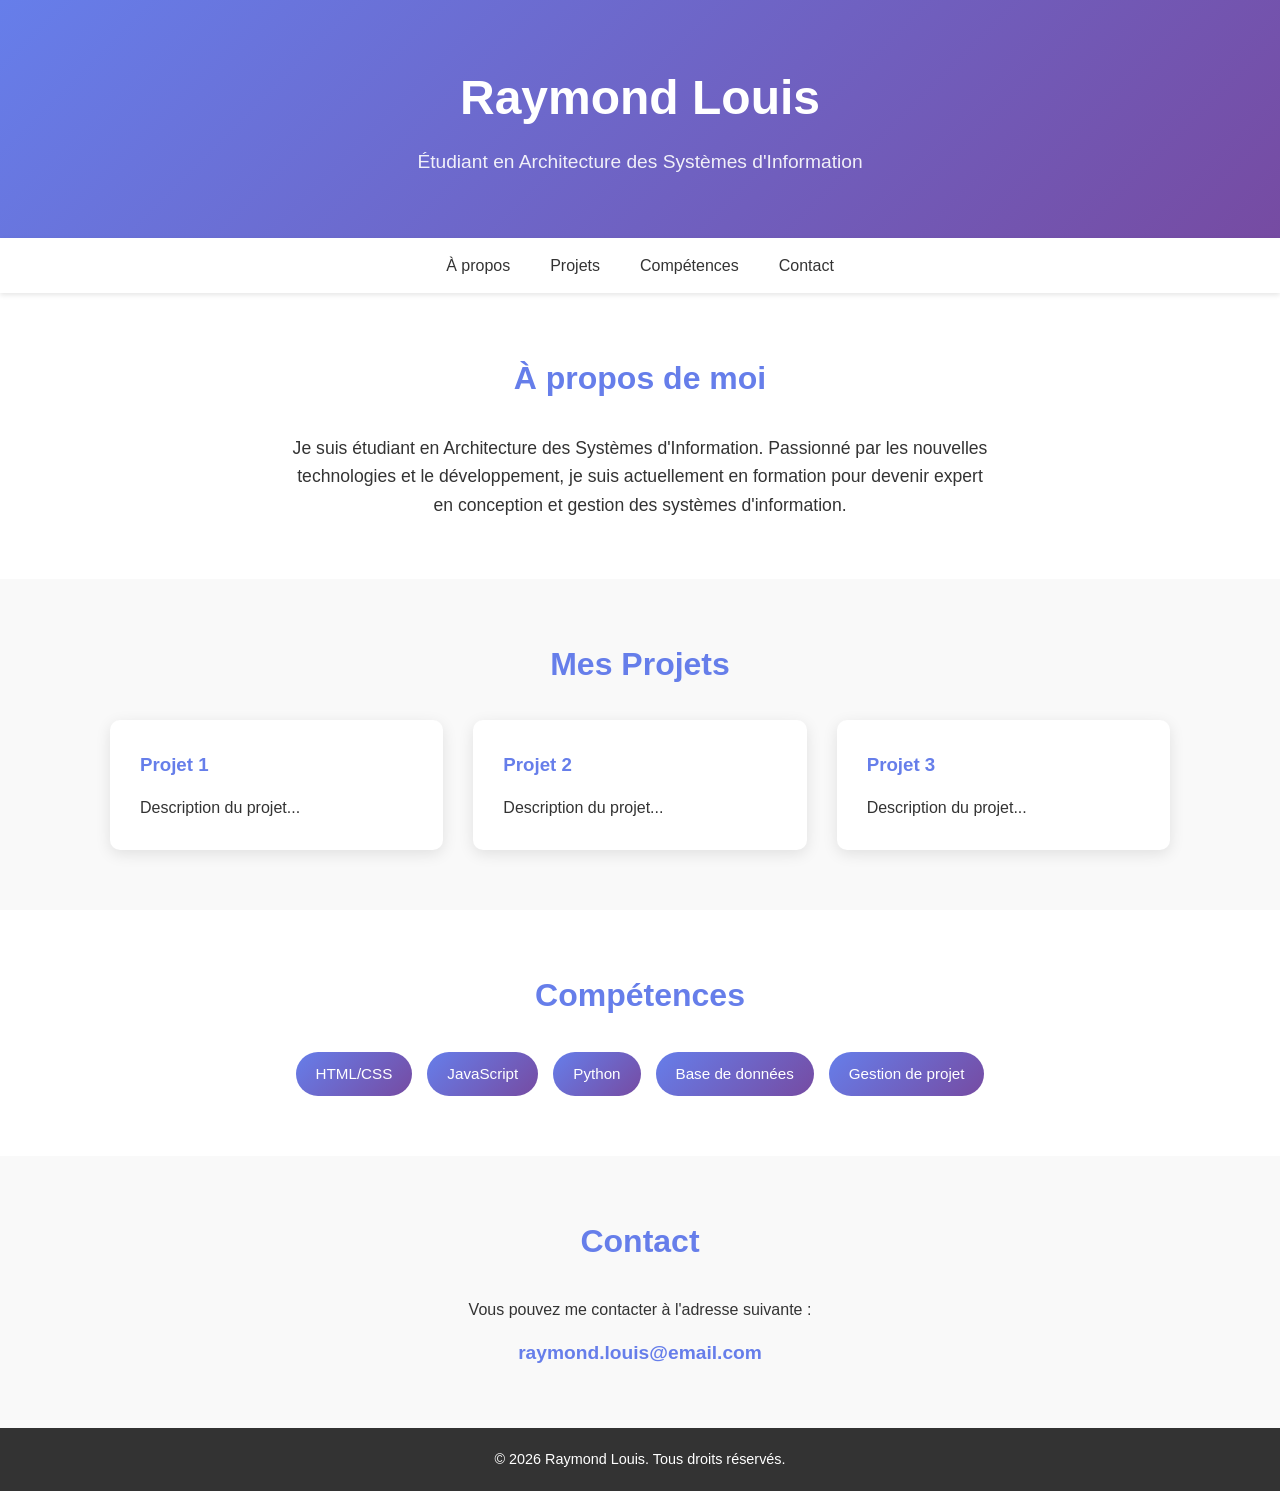
<file: index.html>
<!DOCTYPE html>
<html lang="fr">
<head>
    <meta charset="UTF-8">
    <meta name="viewport" content="width=device-width, initial-scale=1.0">
    <title>Portfolio - Raymond Louis</title>
    <link rel="stylesheet" href="style.css">
</head>
<body>
    <header>
        <div class="container">
            <h1>Raymond Louis</h1>
            <p class="subtitle">Étudiant en Architecture des Systèmes d'Information</p>
        </div>
    </header>

    <nav>
        <div class="container">
            <ul>
                <li><a href="#about">À propos</a></li>
                <li><a href="#projects">Projets</a></li>
                <li><a href="#skills">Compétences</a></li>
                <li><a href="#contact">Contact</a></li>
            </ul>
        </div>
    </nav>

    <main>
        <section id="about" class="section">
            <div class="container">
                <h2>À propos de moi</h2>
                <p>Je suis étudiant en Architecture des Systèmes d'Information. Passionné par les nouvelles technologies et le développement, je suis actuellement en formation pour devenir expert en conception et gestion des systèmes d'information.</p>
            </div>
        </section>

        <section id="projects" class="section">
            <div class="container">
                <h2>Mes Projets</h2>
                <div class="projects-grid">
                    <div class="project-card">
                        <h3>Projet 1</h3>
                        <p>Description du projet...</p>
                    </div>
                    <div class="project-card">
                        <h3>Projet 2</h3>
                        <p>Description du projet...</p>
                    </div>
                    <div class="project-card">
                        <h3>Projet 3</h3>
                        <p>Description du projet...</p>
                    </div>
                </div>
            </div>
        </section>

        <section id="skills" class="section">
            <div class="container">
                <h2>Compétences</h2>
                <div class="skills-list">
                    <span class="skill-tag">HTML/CSS</span>
                    <span class="skill-tag">JavaScript</span>
                    <span class="skill-tag">Python</span>
                    <span class="skill-tag">Base de données</span>
                    <span class="skill-tag">Gestion de projet</span>
                </div>
            </div>
        </section>

        <section id="contact" class="section">
            <div class="container">
                <h2>Contact</h2>
                <p>Vous pouvez me contacter à l'adresse suivante :</p>
                <p class="contact-email">raymond.louis@email.com</p>
            </div>
        </section>
    </main>

    <footer>
        <div class="container">
            <p>&copy; 2026 Raymond Louis. Tous droits réservés.</p>
        </div>
    </footer>
</body>
</html>
</file>
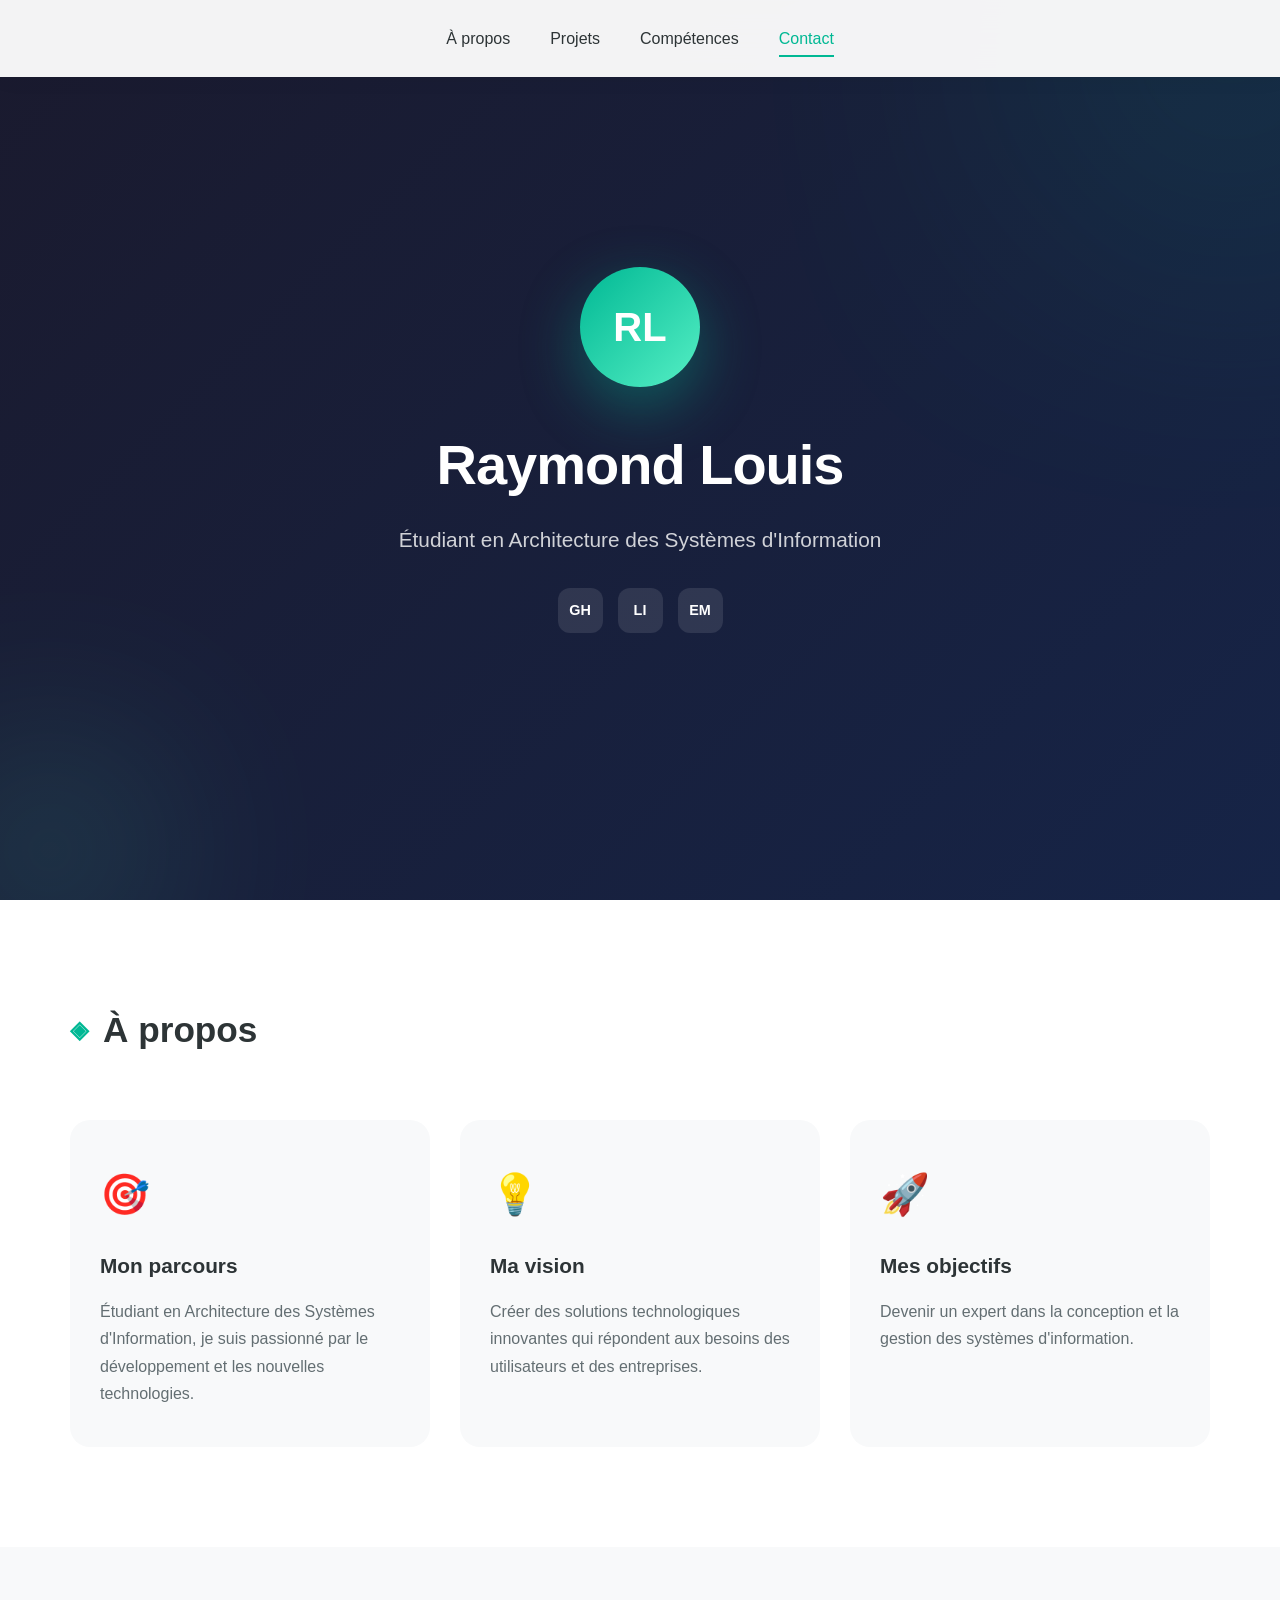
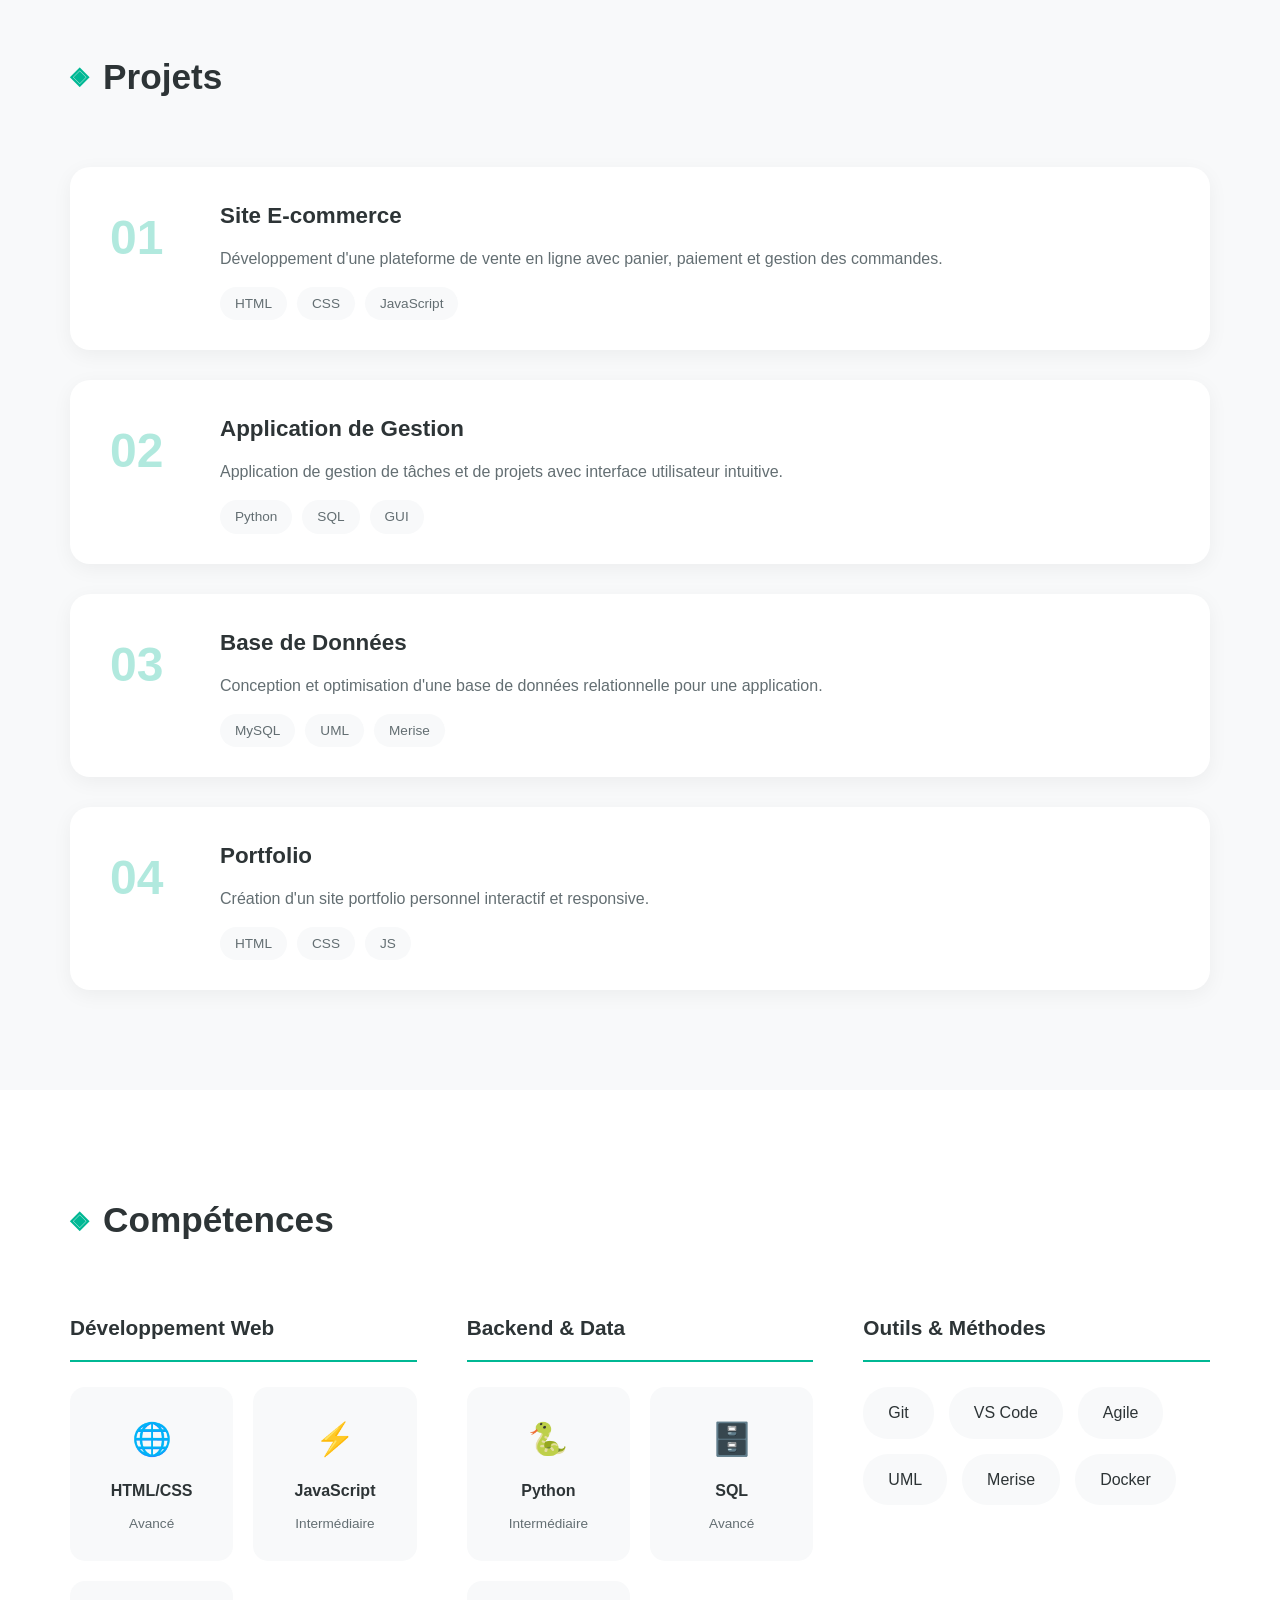
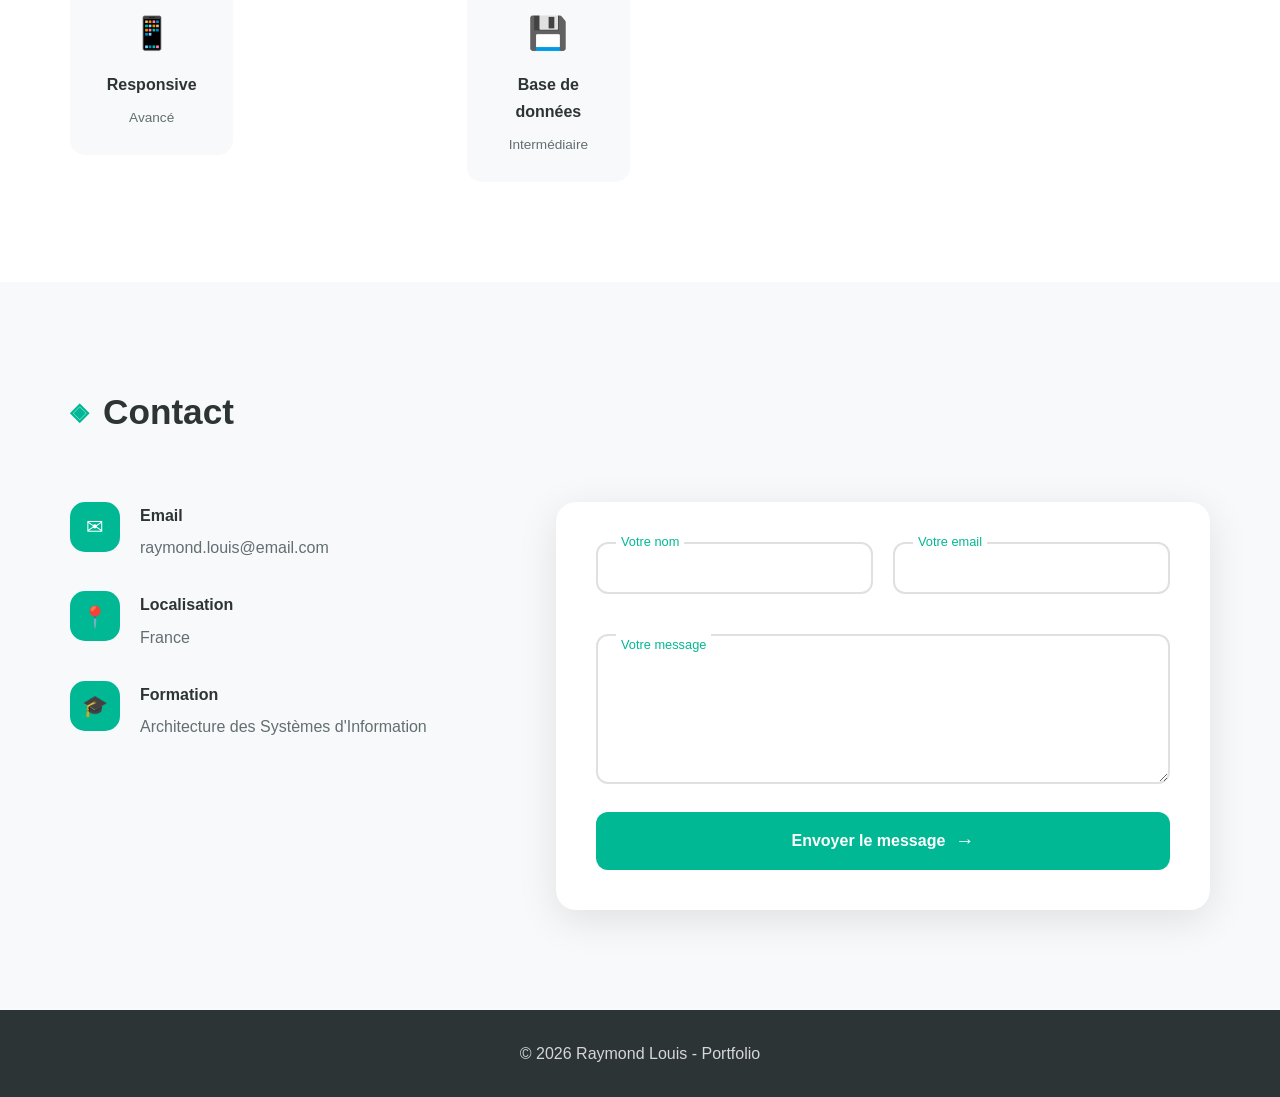
<file: deuxième prompt/portfolio.html>
<!DOCTYPE html>
<html lang="fr">
<head>
    <meta charset="UTF-8">
    <meta name="viewport" content="width=device-width, initial-scale=1.0">
    <title>Portfolio - Raymond Louis</title>
    <link rel="stylesheet" href="portfolio.css">
</head>
<body>
    <!-- Header -->
    <header class="header">
        <div class="header-content">
            <div class="profile-image">
                <div class="profile-initial">RL</div>
            </div>
            <h1 class="header-name">Raymond Louis</h1>
            <p class="header-title">Étudiant en Architecture des Systèmes d'Information</p>
            <div class="header-social">
                <a href="#" class="social-icon">GH</a>
                <a href="#" class="social-icon">LI</a>
                <a href="#" class="social-icon">EM</a>
            </div>
        </div>
    </header>

    <!-- Navigation -->
    <nav class="nav">
        <div class="nav-container">
            <a href="#about" class="nav-link active">À propos</a>
            <a href="#projects" class="nav-link">Projets</a>
            <a href="#skills" class="nav-link">Compétences</a>
            <a href="#contact" class="nav-link">Contact</a>
        </div>
    </nav>

    <!-- Main Content -->
    <main>
        <!-- About Section -->
        <section id="about" class="section">
            <div class="container">
                <h2 class="section-title">
                    <span class="title-icon">◈</span>
                    À propos
                </h2>
                <div class="about-grid">
                    <div class="about-card">
                        <div class="card-icon">🎯</div>
                        <h3>Mon parcours</h3>
                        <p>Étudiant en Architecture des Systèmes d'Information, je suis passionné par le développement et les nouvelles technologies.</p>
                    </div>
                    <div class="about-card">
                        <div class="card-icon">💡</div>
                        <h3>Ma vision</h3>
                        <p>Créer des solutions technologiques innovantes qui répondent aux besoins des utilisateurs et des entreprises.</p>
                    </div>
                    <div class="about-card">
                        <div class="card-icon">🚀</div>
                        <h3>Mes objectifs</h3>
                        <p>Devenir un expert dans la conception et la gestion des systèmes d'information.</p>
                    </div>
                </div>
            </div>
        </section>

        <!-- Projects Section -->
        <section id="projects" class="section">
            <div class="container">
                <h2 class="section-title">
                    <span class="title-icon">◈</span>
                    Projets
                </h2>
                <div class="projects-container">
                    <div class="project-item">
                        <div class="project-number">01</div>
                        <div class="project-content">
                            <h3>Site E-commerce</h3>
                            <p>Développement d'une plateforme de vente en ligne avec panier, paiement et gestion des commandes.</p>
                            <div class="project-tech">
                                <span>HTML</span>
                                <span>CSS</span>
                                <span>JavaScript</span>
                            </div>
                        </div>
                    </div>
                    <div class="project-item">
                        <div class="project-number">02</div>
                        <div class="project-content">
                            <h3>Application de Gestion</h3>
                            <p>Application de gestion de tâches et de projets avec interface utilisateur intuitive.</p>
                            <div class="project-tech">
                                <span>Python</span>
                                <span>SQL</span>
                                <span>GUI</span>
                            </div>
                        </div>
                    </div>
                    <div class="project-item">
                        <div class="project-number">03</div>
                        <div class="project-content">
                            <h3>Base de Données</h3>
                            <p>Conception et optimisation d'une base de données relationnelle pour une application.</p>
                            <div class="project-tech">
                                <span>MySQL</span>
                                <span>UML</span>
                                <span>Merise</span>
                            </div>
                        </div>
                    </div>
                    <div class="project-item">
                        <div class="project-number">04</div>
                        <div class="project-content">
                            <h3>Portfolio</h3>
                            <p>Création d'un site portfolio personnel interactif et responsive.</p>
                            <div class="project-tech">
                                <span>HTML</span>
                                <span>CSS</span>
                                <span>JS</span>
                            </div>
                        </div>
                    </div>
                </div>
            </div>
        </section>

        <!-- Skills Section -->
        <section id="skills" class="section">
            <div class="container">
                <h2 class="section-title">
                    <span class="title-icon">◈</span>
                    Compétences
                </h2>
                <div class="skills-wrapper">
                    <div class="skills-category">
                        <h3>Développement Web</h3>
                        <div class="skills-grid">
                            <div class="skill-box">
                                <span class="skill-icon">🌐</span>
                                <span class="skill-name">HTML/CSS</span>
                                <span class="skill-level">Avancé</span>
                            </div>
                            <div class="skill-box">
                                <span class="skill-icon">⚡</span>
                                <span class="skill-name">JavaScript</span>
                                <span class="skill-level">Intermédiaire</span>
                            </div>
                            <div class="skill-box">
                                <span class="skill-icon">📱</span>
                                <span class="skill-name">Responsive</span>
                                <span class="skill-level">Avancé</span>
                            </div>
                        </div>
                    </div>
                    <div class="skills-category">
                        <h3>Backend & Data</h3>
                        <div class="skills-grid">
                            <div class="skill-box">
                                <span class="skill-icon">🐍</span>
                                <span class="skill-name">Python</span>
                                <span class="skill-level">Intermédiaire</span>
                            </div>
                            <div class="skill-box">
                                <span class="skill-icon">🗄️</span>
                                <span class="skill-name">SQL</span>
                                <span class="skill-level">Avancé</span>
                            </div>
                            <div class="skill-box">
                                <span class="skill-icon">💾</span>
                                <span class="skill-name">Base de données</span>
                                <span class="skill-level">Intermédiaire</span>
                            </div>
                        </div>
                    </div>
                    <div class="skills-category">
                        <h3>Outils & Méthodes</h3>
                        <div class="tools-list">
                            <span class="tool-item">Git</span>
                            <span class="tool-item">VS Code</span>
                            <span class="tool-item">Agile</span>
                            <span class="tool-item">UML</span>
                            <span class="tool-item">Merise</span>
                            <span class="tool-item">Docker</span>
                        </div>
                    </div>
                </div>
            </div>
        </section>

        <!-- Contact Section -->
        <section id="contact" class="section">
            <div class="container">
                <h2 class="section-title">
                    <span class="title-icon">◈</span>
                    Contact
                </h2>
                <div class="contact-wrapper">
                    <div class="contact-info">
                        <div class="contact-item">
                            <span class="contact-icon">✉</span>
                            <div>
                                <h4>Email</h4>
                                <p>raymond.louis@email.com</p>
                            </div>
                        </div>
                        <div class="contact-item">
                            <span class="contact-icon">📍</span>
                            <div>
                                <h4>Localisation</h4>
                                <p>France</p>
                            </div>
                        </div>
                        <div class="contact-item">
                            <span class="contact-icon">🎓</span>
                            <div>
                                <h4>Formation</h4>
                                <p>Architecture des Systèmes d'Information</p>
                            </div>
                        </div>
                    </div>
                    <form class="contact-form" id="contactForm">
                        <div class="form-row">
                            <div class="form-field">
                                <input type="text" id="name" required>
                                <label for="name">Votre nom</label>
                            </div>
                            <div class="form-field">
                                <input type="email" id="email" required>
                                <label for="email">Votre email</label>
                            </div>
                        </div>
                        <div class="form-field">
                            <textarea id="message" required></textarea>
                            <label for="message">Votre message</label>
                        </div>
                        <button type="submit" class="submit-btn">
                            <span>Envoyer le message</span>
                            <span class="btn-arrow">→</span>
                        </button>
                    </form>
                </div>
            </div>
        </section>
    </main>

    <!-- Footer -->
    <footer class="footer">
        <div class="container">
            <p>© 2026 Raymond Louis - Portfolio</p>
        </div>
    </footer>

    <script src="portfolio.js"></script>
</body>
</html>
</file>
<file: style.css>
/* Reset et base */
* {
    margin: 0;
    padding: 0;
    box-sizing: border-box;
}

body {
    font-family: 'Segoe UI', Tahoma, Geneva, Verdana, sans-serif;
    line-height: 1.6;
    color: #333;
    background-color: #f5f5f5;
}

.container {
    max-width: 1100px;
    margin: 0 auto;
    padding: 0 20px;
}

/* Header */
header {
    background: linear-gradient(135deg, #667eea 0%, #764ba2 100%);
    color: white;
    padding: 60px 0;
    text-align: center;
}

header h1 {
    font-size: 3rem;
    margin-bottom: 10px;
}

header .subtitle {
    font-size: 1.2rem;
    opacity: 0.9;
}

/* Navigation */
nav {
    background: #fff;
    box-shadow: 0 2px 5px rgba(0,0,0,0.1);
    position: sticky;
    top: 0;
    z-index: 100;
}

nav ul {
    list-style: none;
    display: flex;
    justify-content: center;
    padding: 15px 0;
}

nav ul li {
    margin: 0 20px;
}

nav ul li a {
    text-decoration: none;
    color: #333;
    font-weight: 500;
    transition: color 0.3s;
}

nav ul li a:hover {
    color: #667eea;
}

/* Sections */
.section {
    padding: 60px 0;
}

.section h2 {
    font-size: 2rem;
    margin-bottom: 30px;
    color: #667eea;
    text-align: center;
}

/* À propos */
#about {
    background: white;
}

#about p {
    text-align: center;
    max-width: 700px;
    margin: 0 auto;
    font-size: 1.1rem;
}

/* Projets */
#projects {
    background: #f9f9f9;
}

.projects-grid {
    display: grid;
    grid-template-columns: repeat(auto-fit, minmax(280px, 1fr));
    gap: 30px;
    margin-top: 30px;
}

.project-card {
    background: white;
    padding: 30px;
    border-radius: 10px;
    box-shadow: 0 4px 15px rgba(0,0,0,0.1);
    transition: transform 0.3s;
}

.project-card:hover {
    transform: translateY(-5px);
}

.project-card h3 {
    color: #667eea;
    margin-bottom: 15px;
}

/* Compétences */
#skills {
    background: white;
}

.skills-list {
    display: flex;
    flex-wrap: wrap;
    justify-content: center;
    gap: 15px;
}

.skill-tag {
    background: linear-gradient(135deg, #667eea 0%, #764ba2 100%);
    color: white;
    padding: 10px 20px;
    border-radius: 25px;
    font-size: 0.95rem;
}

/* Contact */
#contact {
    background: #f9f9f9;
}

#contact p {
    text-align: center;
}

.contact-email {
    font-size: 1.2rem;
    font-weight: 600;
    color: #667eea;
    margin-top: 15px;
}

/* Footer */
footer {
    background: #333;
    color: white;
    text-align: center;
    padding: 20px 0;
}

footer p {
    font-size: 0.9rem;
}

/* Responsive */
@media (max-width: 768px) {
    header h1 {
        font-size: 2rem;
    }
    
    nav ul {
        flex-direction: column;
        align-items: center;
    }
    
    nav ul li {
        margin: 5px 0;
    }
}
</file>
<file: deuxième prompt/portfolio.css>
/* filepath: portfolio.css */

/* CSS Variables */
:root {
    --primary: #2d3436;
    --accent: #00b894;
    --accent-light: #55efc4;
    --bg-dark: #1a1a2e;
    --bg-light: #f8f9fa;
    --text-dark: #2d3436;
    --text-light: #636e72;
    --white: #ffffff;
    --shadow: 0 10px 40px rgba(0, 0, 0, 0.1);
    --transition: all 0.3s ease;
}

/* Reset */
* {
    margin: 0;
    padding: 0;
    box-sizing: border-box;
}

html {
    scroll-behavior: smooth;
}

body {
    font-family: 'Inter', 'Segoe UI', sans-serif;
    line-height: 1.7;
    color: var(--text-dark);
    background: var(--bg-light);
}

/* Container */
.container {
    max-width: 1200px;
    margin: 0 auto;
    padding: 0 30px;
}

/* Header */
.header {
    min-height: 100vh;
    background: linear-gradient(135deg, var(--bg-dark) 0%, #162447 100%);
    display: flex;
    align-items: center;
    justify-content: center;
    position: relative;
    overflow: hidden;
}

.header::before {
    content: '';
    position: absolute;
    width: 300px;
    height: 300px;
    background: var(--accent);
    border-radius: 50%;
    filter: blur(150px);
    opacity: 0.3;
    top: -100px;
    right: -100px;
}

.header::after {
    content: '';
    position: absolute;
    width: 200px;
    height: 200px;
    background: var(--accent-light);
    border-radius: 50%;
    filter: blur(100px);
    opacity: 0.2;
    bottom: -50px;
    left: -50px;
}

.header-content {
    text-align: center;
    z-index: 1;
    color: var(--white);
}

.profile-image {
    margin-bottom: 30px;
}

.profile-initial {
    width: 120px;
    height: 120px;
    background: linear-gradient(135deg, var(--accent), var(--accent-light));
    border-radius: 50%;
    display: flex;
    align-items: center;
    justify-content: center;
    font-size: 2.5rem;
    font-weight: 700;
    margin: 0 auto;
    box-shadow: 0 20px 60px rgba(0, 184, 148, 0.4);
}

.header-name {
    font-size: 3.5rem;
    font-weight: 700;
    margin-bottom: 10px;
    letter-spacing: -1px;
}

.header-title {
    font-size: 1.3rem;
    opacity: 0.8;
    margin-bottom: 30px;
}

.header-social {
    display: flex;
    gap: 15px;
    justify-content: center;
}

.social-icon {
    width: 45px;
    height: 45px;
    background: rgba(255, 255, 255, 0.1);
    border-radius: 12px;
    display: flex;
    align-items: center;
    justify-content: center;
    color: var(--white);
    text-decoration: none;
    font-size: 0.9rem;
    font-weight: 600;
    transition: var(--transition);
}

.social-icon:hover {
    background: var(--accent);
    transform: translateY(-3px);
}

/* Navigation */
.nav {
    position: fixed;
    top: 0;
    left: 0;
    right: 0;
    background: rgba(255, 255, 255, 0.95);
    backdrop-filter: blur(20px);
    z-index: 100;
    box-shadow: 0 2px 20px rgba(0, 0, 0, 0.05);
}

.nav-container {
    display: flex;
    justify-content: center;
    gap: 40px;
    padding: 20px 0;
}

.nav-link {
    text-decoration: none;
    color: var(--text-dark);
    font-weight: 500;
    position: relative;
    padding: 5px 0;
}

.nav-link::after {
    content: '';
    position: absolute;
    bottom: 0;
    left: 0;
    width: 0;
    height: 2px;
    background: var(--accent);
    transition: width 0.3s ease;
}

.nav-link:hover::after,
.nav-link.active::after {
    width: 100%;
}

.nav-link.active {
    color: var(--accent);
}

/* Sections */
.section {
    padding: 100px 0;
}

.section-title {
    font-size: 2.2rem;
    font-weight: 700;
    margin-bottom: 60px;
    display: flex;
    align-items: center;
    gap: 15px;
}

.title-icon {
    color: var(--accent);
    font-size: 1.5rem;
}

/* About Section */
#about {
    background: var(--white);
}

.about-grid {
    display: grid;
    grid-template-columns: repeat(auto-fit, minmax(280px, 1fr));
    gap: 30px;
}

.about-card {
    background: var(--bg-light);
    padding: 40px 30px;
    border-radius: 20px;
    transition: var(--transition);
}

.about-card:hover {
    transform: translateY(-10px);
    box-shadow: var(--shadow);
}

.card-icon {
    font-size: 2.5rem;
    margin-bottom: 20px;
}

.about-card h3 {
    font-size: 1.3rem;
    margin-bottom: 15px;
    color: var(--primary);
}

.about-card p {
    color: var(--text-light);
}

/* Projects Section */
#projects {
    background: var(--bg-light);
}

.projects-container {
    display: flex;
    flex-direction: column;
    gap: 30px;
}

.project-item {
    background: var(--white);
    padding: 30px 40px;
    border-radius: 20px;
    display: flex;
    gap: 30px;
    align-items: flex-start;
    box-shadow: 0 5px 20px rgba(0, 0, 0, 0.05);
    transition: var(--transition);
}

.project-item:hover {
    transform: translateX(10px);
    box-shadow: var(--shadow);
}

.project-number {
    font-size: 3rem;
    font-weight: 700;
    color: var(--accent);
    opacity: 0.3;
    min-width: 80px;
}

.project-content h3 {
    font-size: 1.4rem;
    margin-bottom: 10px;
    color: var(--primary);
}

.project-content p {
    color: var(--text-light);
    margin-bottom: 15px;
}

.project-tech {
    display: flex;
    gap: 10px;
    flex-wrap: wrap;
}

.project-tech span {
    padding: 5px 15px;
    background: var(--bg-light);
    border-radius: 20px;
    font-size: 0.85rem;
    color: var(--text-light);
}

/* Skills Section */
#skills {
    background: var(--white);
}

.skills-wrapper {
    display: grid;
    grid-template-columns: repeat(auto-fit, minmax(300px, 1fr));
    gap: 50px;
}

.skills-category h3 {
    font-size: 1.3rem;
    margin-bottom: 25px;
    color: var(--primary);
    padding-bottom: 15px;
    border-bottom: 2px solid var(--accent);
}

.skills-grid {
    display: grid;
    grid-template-columns: repeat(auto-fit, minmax(150px, 1fr));
    gap: 20px;
}

.skill-box {
    background: var(--bg-light);
    padding: 25px;
    border-radius: 15px;
    text-align: center;
    transition: var(--transition);
}

.skill-box:hover {
    background: var(--accent);
    color: var(--white);
}

.skill-box:hover .skill-level {
    color: rgba(255, 255, 255, 0.8);
}

.skill-icon {
    font-size: 2rem;
    display: block;
    margin-bottom: 10px;
}

.skill-name {
    display: block;
    font-weight: 600;
    margin-bottom: 5px;
}

.skill-level {
    font-size: 0.85rem;
    color: var(--text-light);
}

.tools-list {
    display: flex;
    flex-wrap: wrap;
    gap: 15px;
}

.tool-item {
    padding: 12px 25px;
    background: var(--bg-light);
    border-radius: 25px;
    font-weight: 500;
    transition: var(--transition);
}

.tool-item:hover {
    background: var(--accent);
    color: var(--white);
}

/* Contact Section */
#contact {
    background: var(--bg-light);
}

.contact-wrapper {
    display: grid;
    grid-template-columns: 1fr 1.5fr;
    gap: 50px;
    align-items: start;
}

.contact-info {
    display: flex;
    flex-direction: column;
    gap: 30px;
}

.contact-item {
    display: flex;
    gap: 20px;
    align-items: flex-start;
}

.contact-icon {
    width: 50px;
    height: 50px;
    background: var(--accent);
    border-radius: 15px;
    display: flex;
    align-items: center;
    justify-content: center;
    font-size: 1.3rem;
    color: var(--white);
}

.contact-item h4 {
    font-size: 1rem;
    margin-bottom: 5px;
    color: var(--primary);
}

.contact-item p {
    color: var(--text-light);
}

.contact-form {
    background: var(--white);
    padding: 40px;
    border-radius: 20px;
    box-shadow: var(--shadow);
}

.form-row {
    display: grid;
    grid-template-columns: 1fr 1fr;
    gap: 20px;
    margin-bottom: 20px;
}

.form-field {
    position: relative;
    margin-bottom: 20px;
}

.form-field input,
.form-field textarea {
    width: 100%;
    padding: 15px 20px;
    border: 2px solid #e0e0e0;
    border-radius: 12px;
    font-size: 1rem;
    font-family: inherit;
    background: var(--white);
    transition: var(--transition);
}

.form-field textarea {
    min-height: 150px;
    resize: vertical;
}

.form-field input:focus,
.form-field textarea:focus {
    outline: none;
    border-color: var(--accent);
}

.form-field label {
    position: absolute;
    left: 20px;
    top: 50%;
    transform: translateY(-50%);
    color: var(--text-light);
    pointer-events: none;
    transition: var(--transition);
    background: var(--white);
    padding: 0 5px;
}

.form-field textarea ~ label {
    top: 20px;
    transform: none;
}

.form-field input:focus ~ label,
.form-field input:not(:placeholder-shown) ~ label,
.form-field textarea:focus ~ label,
.form-field textarea:not(:placeholder-shown) ~ label {
    top: 0;
    font-size: 0.8rem;
    color: var(--accent);
}

.submit-btn {
    width: 100%;
    padding: 18px 30px;
    background: var(--accent);
    color: var(--white);
    border: none;
    border-radius: 12px;
    font-size: 1rem;
    font-weight: 600;
    cursor: pointer;
    display: flex;
    align-items: center;
    justify-content: center;
    gap: 10px;
    transition: var(--transition);
}

.submit-btn:hover {
    background: #00a884;
    transform: translateY(-3px);
}

.btn-arrow {
    font-size: 1.2rem;
    transition: transform 0.3s;
}

.submit-btn:hover .btn-arrow {
    transform: translateX(5px);
}

/* Footer */
.footer {
    background: var(--primary);
    color: var(--white);
    padding: 30px 0;
    text-align: center;
}

.footer p {
    opacity: 0.8;
}

/* Responsive */
@media (max-width: 768px) {
    .header-name {
        font-size: 2.5rem;
    }

    .nav-container {
        gap: 20px;
        flex-wrap: wrap;
    }

    .project-item {
        flex-direction: column;
        gap: 15px;
    }

    .project-number {
        font-size: 2rem;
    }

    .contact-wrapper {
        grid-template-columns: 1fr;
    }

    .form-row {
        grid-template-columns: 1fr;
    }
}
</file>
